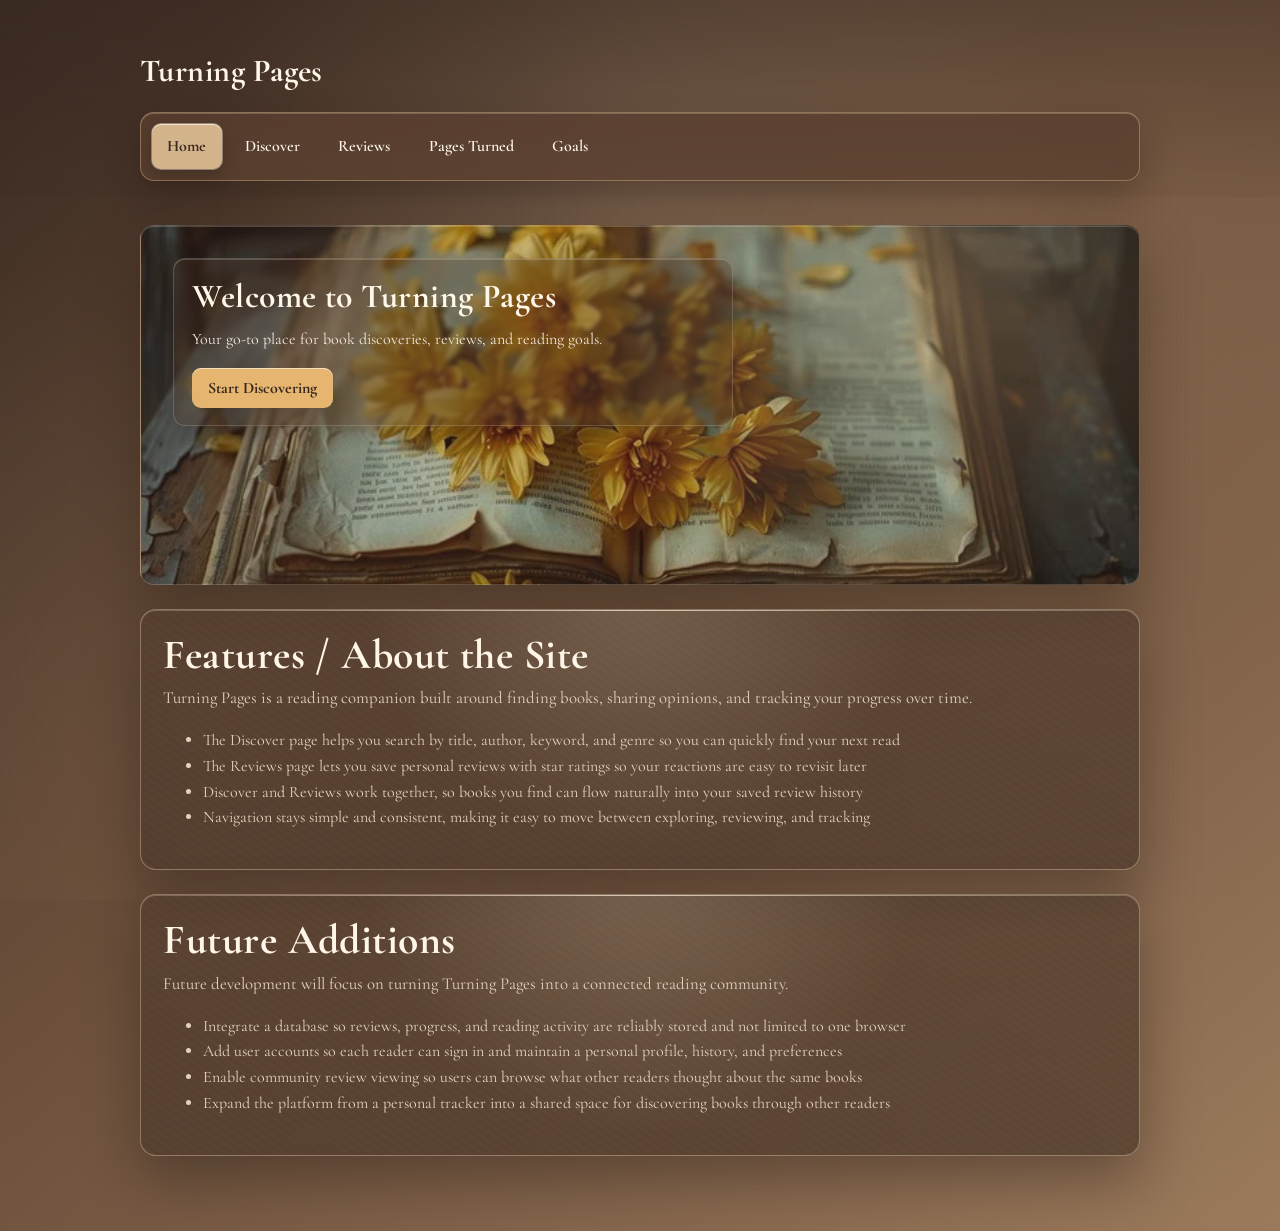
<file: index.html>
<!DOCTYPE html>
<html lang="en">
<head>
    <meta charset="UTF-8">
    <meta name="viewport" content="width=device-width, initial-scale=1.0">
    <title>Turning Pages</title>
    <link rel="stylesheet" href="style.css">
</head>
<body class="is-loading serif-everywhere">

    <div id="site-loader" class="global-loader" role="status" aria-live="polite" aria-hidden="false">
        <div class="book-loader" aria-hidden="true">
            <div class="book-base"></div>
            <div class="book-page page-one"></div>
            <div class="book-page page-two"></div>
            <div class="book-page page-three"></div>
        </div>
        <p id="site-loader-text" class="loader-text">Turning pages...</p>
    </div>

    <header>
        <h1>Turning Pages</h1>
        <nav>
            <ul>
                <li><a href="index.html" class="active">Home</a></li>
                <li><a href="discover.html">Discover</a></li>
                <li><a href="reviews.html">Reviews</a></li>
                <li><a href="pagesTurned.html">Pages Turned</a></li>
                <li><a href="goals.html">Goals</a></li>
            </ul>
        </nav>
    </header>

    <main>

        <section class="home-hero">
            <div class="home-hero-content">
                <h2>Welcome to Turning Pages</h2>
                <p>Your go-to place for book discoveries, reviews, and reading goals.</p>
                <a class="home-hero-cta" href="discover.html">Start Discovering</a>
            </div>
        </section>

        <section>
            <h2>Features / About the Site</h2>
            <p>Turning Pages is a reading companion built around finding books, sharing opinions, and tracking your progress over time.</p>
            <ul>
                <li>The Discover page helps you search by title, author, keyword, and genre so you can quickly find your next read</li>
                <li>The Reviews page lets you save personal reviews with star ratings so your reactions are easy to revisit later</li>
                <li>Discover and Reviews work together, so books you find can flow naturally into your saved review history</li>
                <li>Navigation stays simple and consistent, making it easy to move between exploring, reviewing, and tracking</li>
            </ul>
        </section>

        <section>
            <h2>Future Additions</h2>
            <p>Future development will focus on turning Turning Pages into a connected reading community.</p>
            <ul>
                <li>Integrate a database so reviews, progress, and reading activity are reliably stored and not limited to one browser</li>
                <li>Add user accounts so each reader can sign in and maintain a personal profile, history, and preferences</li>
                <li>Enable community review viewing so users can browse what other readers thought about the same books</li>
                <li>Expand the platform from a personal tracker into a shared space for discovering books through other readers</li>
            </ul>
        </section>

    </main>

    <script src="main.js"></script>

</body>
</html>
</file>
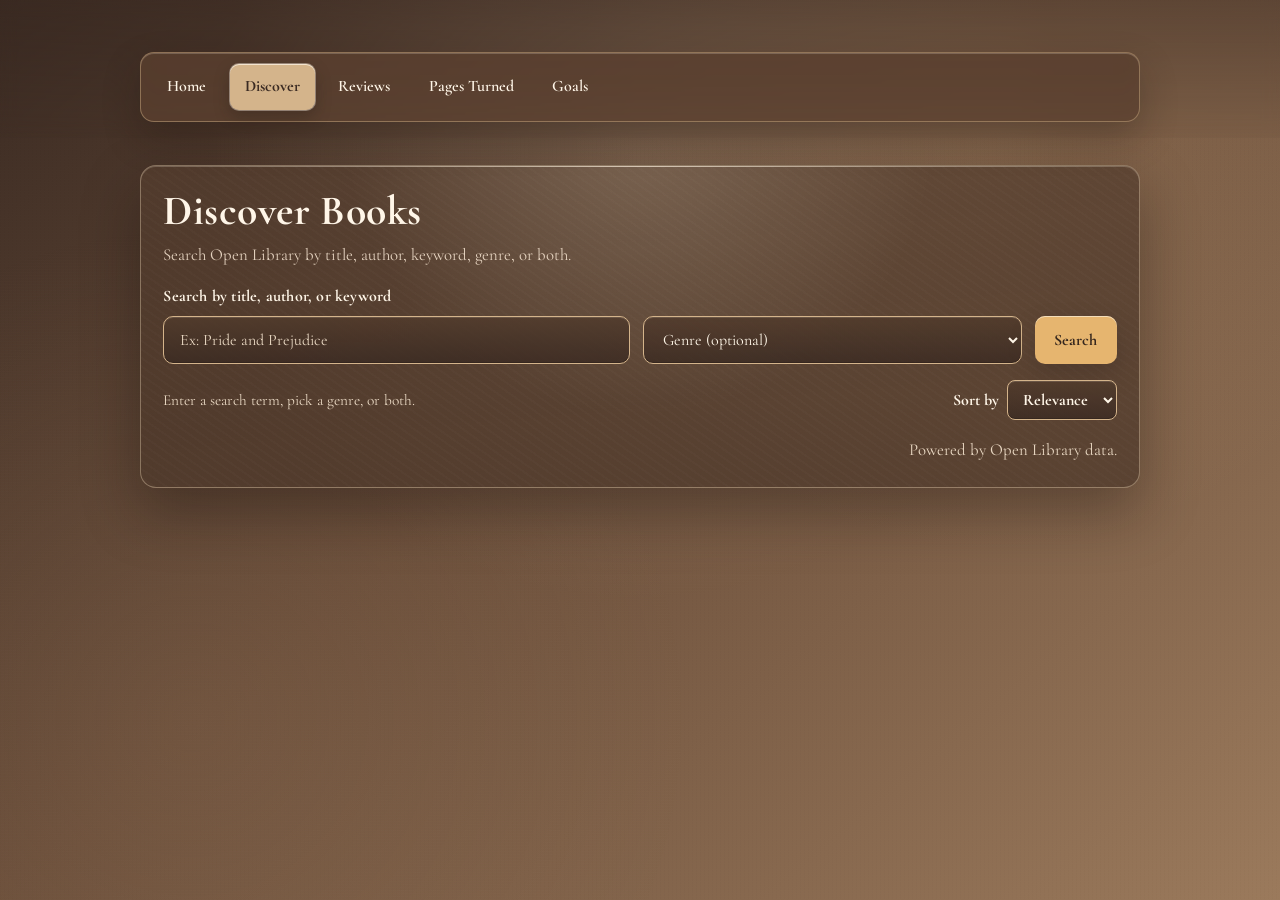
<file: discover.html>
<!DOCTYPE html>
<html lang="en">
<head>
    <meta charset="UTF-8">
    <meta name="viewport" content="width=device-width, initial-scale=1.0">
    <title>Discover - Turning Pages</title>
    <link rel="stylesheet" href="style.css">
</head>
<body class="is-loading serif-everywhere">

    <div id="site-loader" class="global-loader" role="status" aria-live="polite" aria-hidden="false">
        <div class="book-loader" aria-hidden="true">
            <div class="book-base"></div>
            <div class="book-page page-one"></div>
            <div class="book-page page-two"></div>
            <div class="book-page page-three"></div>
        </div>
        <p id="site-loader-text" class="loader-text">Turning pages...</p>
    </div>

    <header>
        <nav>
            <ul>
                <li><a href="index.html">Home</a></li>
                <li><a href="discover.html" class="active">Discover</a></li>
                <li><a href="reviews.html">Reviews</a></li>
                <li><a href="pagesTurned.html">Pages Turned</a></li>
                <li><a href="goals.html">Goals</a></li>
            </ul>
        </nav>
    </header>

    <main>
        <section class="discover-panel">
            <h2>Discover Books</h2>
            <p>Search Open Library by title, author, keyword, genre, or both.</p>

            <form id="book-search-form" class="search-form" autocomplete="off">
                <label for="book-search-input">Search by title, author, or keyword</label>
                <div class="search-row">
                    <input id="book-search-input" name="q" type="search" placeholder="Ex: Pride and Prejudice">
                    <select id="book-genre-input" class="genre-input" name="genre">
                        <option value="">Genre (optional)</option>
                        <option value="Fantasy">Fantasy</option>
                        <option value="Romance">Romance</option>
                        <option value="Mystery">Mystery</option>
                        <option value="Thriller">Thriller</option>
                        <option value="Science Fiction">Science Fiction</option>
                        <option value="Historical Fiction">Historical Fiction</option>
                        <option value="Young Adult">Young Adult</option>
                        <option value="Horror">Horror</option>
                        <option value="Biography">Biography</option>
                    </select>
                    <button type="submit">Search</button>
                </div>
            </form>

            <div class="discover-controls">
                <p id="search-status" class="search-status" aria-live="polite">Enter a search term, pick a genre, or both.</p>
                <label class="sort-control" for="book-sort-input">
                    Sort by
                    <select id="book-sort-input" name="sort">
                        <option value="relevance">Relevance</option>
                        <option value="newest">Newest</option>
                        <option value="oldest">Oldest</option>
                    </select>
                </label>
            </div>
            <div id="book-results" class="book-results" aria-live="polite"></div>
            <p class="discover-source-note">Powered by Open Library data.</p>
        </section>
    </main>

    <div id="book-modal" class="modal" role="dialog" aria-modal="true" aria-hidden="true" aria-labelledby="modal-title">
        <div class="modal-content">
            <button id="modal-close" class="modal-close" type="button" aria-label="Close book details">Close</button>
            <div id="modal-body"></div>
        </div>
    </div>

    <script src="main.js"></script>
    <script src="discover.js"></script>

</body>
</html>
</file>
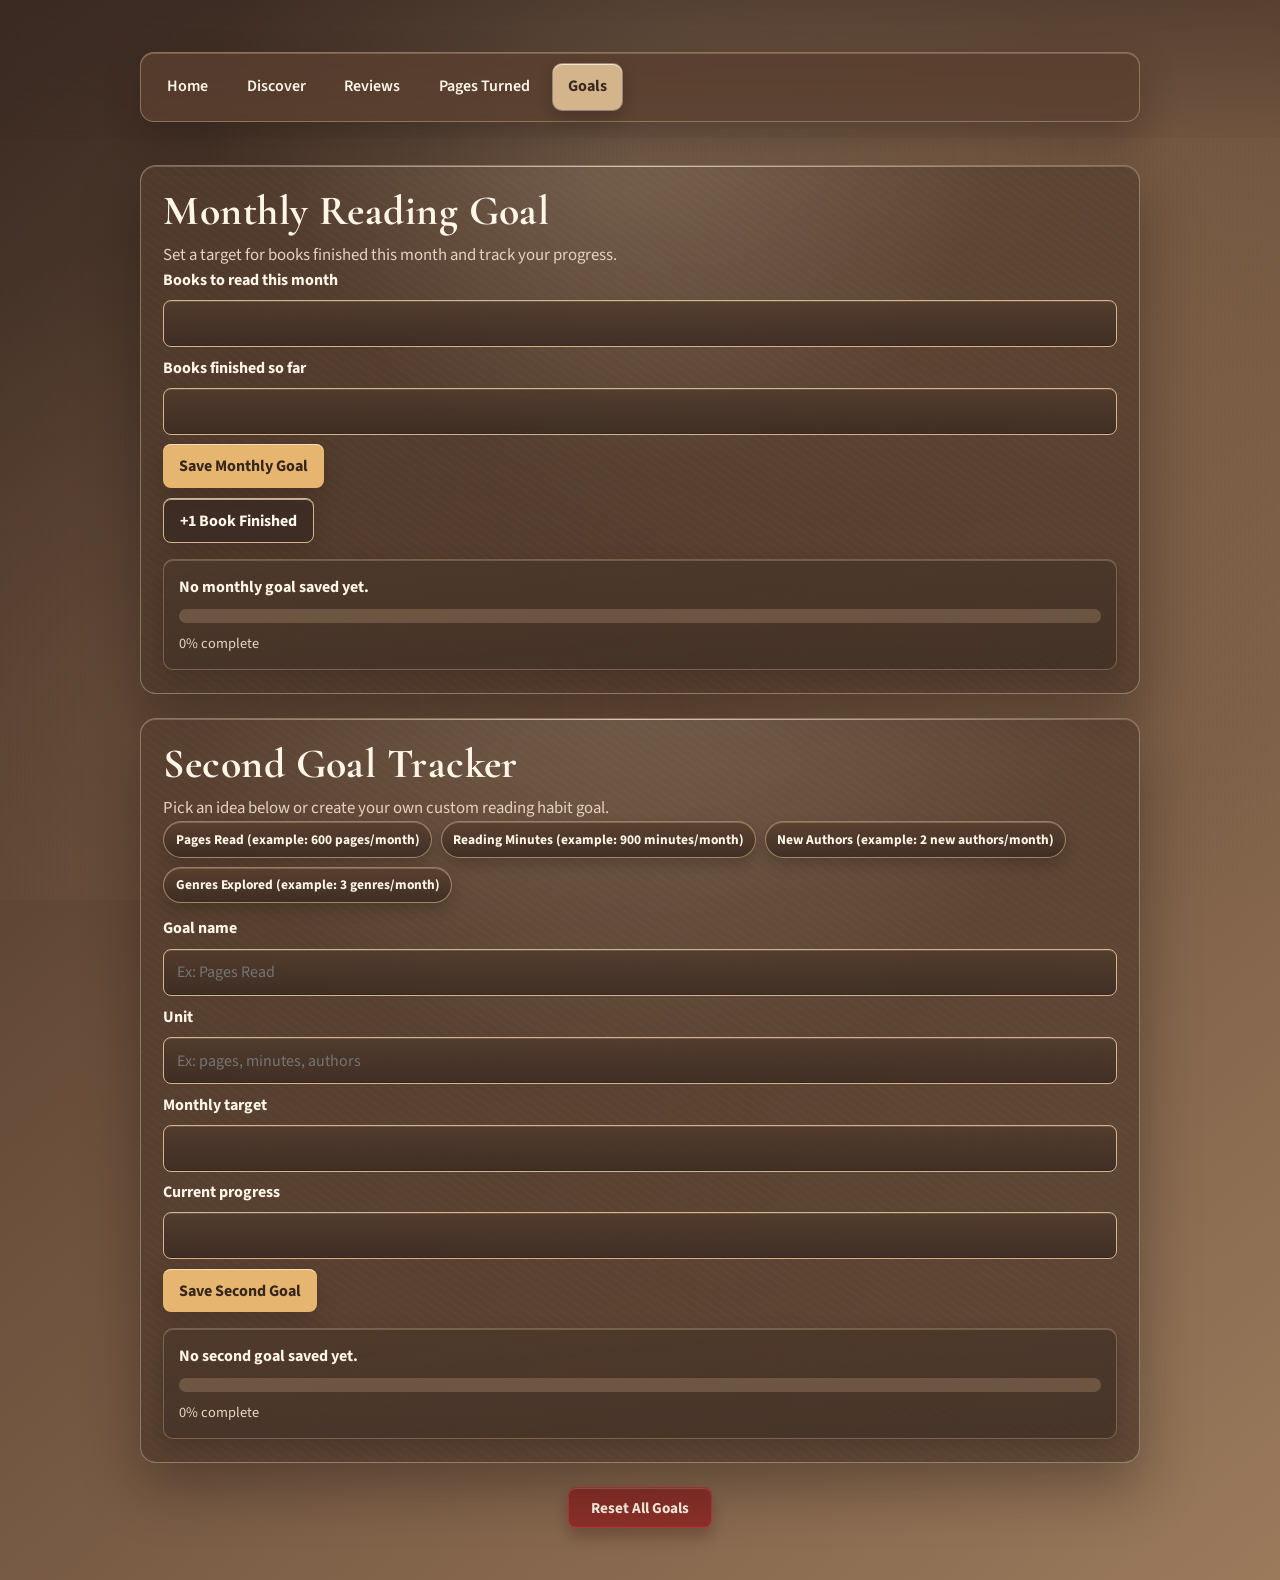
<file: goals.html>
<!DOCTYPE html>
<html lang="en">
<head>
    <meta charset="UTF-8">
    <meta name="viewport" content="width=device-width, initial-scale=1.0">
    <title>Goals - Turning Pages</title>
    <link rel="stylesheet" href="style.css">
</head>
<body class="is-loading">

    <div id="site-loader" class="global-loader" role="status" aria-live="polite" aria-hidden="false">
        <div class="book-loader" aria-hidden="true">
            <div class="book-base"></div>
            <div class="book-page page-one"></div>
            <div class="book-page page-two"></div>
            <div class="book-page page-three"></div>
        </div>
        <p id="site-loader-text" class="loader-text">Turning pages...</p>
    </div>

    <header>
        <nav>
            <ul>
                <li><a href="index.html">Home</a></li>
                <li><a href="discover.html">Discover</a></li>
                <li><a href="reviews.html">Reviews</a></li>
                <li><a href="pagesTurned.html">Pages Turned</a></li>
                <li><a href="goals.html" class="active">Goals</a></li>
            </ul>
        </nav>
    </header>

    <main>
        <h1 class="sr-only">Goals</h1>
        <section>
            <h2>Monthly Reading Goal</h2>
            <p class="goals-helper-text">Set a target for books finished this month and track your progress.</p>

            <form id="monthly-goal-form" class="goals-form" autocomplete="off">
                <label for="monthly-goal-target">Books to read this month</label>
                <input id="monthly-goal-target" name="target" type="number" min="1" step="1" required>

                <div class="goals-inline-fields">
                    <label for="monthly-goal-current">Books finished so far</label>
                    <input id="monthly-goal-current" name="current" type="number" min="0" step="1" required>
                </div>

                <button type="submit">Save Monthly Goal</button>
                <button id="monthly-goal-add-one" type="button" class="secondary-action">+1 Book Finished</button>
            </form>

            <div class="goal-progress-panel" aria-live="polite">
                <p id="monthly-goal-summary" class="goal-summary">No monthly goal saved yet.</p>
                <div class="goal-progress-track" role="img" aria-label="Monthly reading progress">
                    <div id="monthly-goal-progress" class="goal-progress-bar"></div>
                </div>
                <p id="monthly-goal-percent" class="goal-percent">0% complete</p>
            </div>
        </section>

        <section>
            <h2>Second Goal Tracker</h2>
            <p class="goals-helper-text">Pick an idea below or create your own custom reading habit goal.</p>

            <div class="goal-ideas">
                <button type="button" class="goal-idea-chip" data-name="Pages Read" data-unit="pages" data-target="600">Pages Read (example: 600 pages/month)</button>
                <button type="button" class="goal-idea-chip" data-name="Reading Minutes" data-unit="minutes" data-target="900">Reading Minutes (example: 900 minutes/month)</button>
                <button type="button" class="goal-idea-chip" data-name="New Authors" data-unit="authors" data-target="2">New Authors (example: 2 new authors/month)</button>
                <button type="button" class="goal-idea-chip" data-name="Genres Explored" data-unit="genres" data-target="3">Genres Explored (example: 3 genres/month)</button>
            </div>

            <form id="custom-goal-form" class="goals-form" autocomplete="off">
                <label for="custom-goal-name">Goal name</label>
                <input id="custom-goal-name" name="name" type="text" placeholder="Ex: Pages Read" required>

                <label for="custom-goal-unit">Unit</label>
                <input id="custom-goal-unit" name="unit" type="text" placeholder="Ex: pages, minutes, authors" required>

                <div class="goals-inline-fields">
                    <label for="custom-goal-target">Monthly target</label>
                    <input id="custom-goal-target" name="target" type="number" min="1" step="1" required>
                </div>

                <div class="goals-inline-fields">
                    <label for="custom-goal-current">Current progress</label>
                    <input id="custom-goal-current" name="current" type="number" min="0" step="1" required>
                </div>

                <button type="submit">Save Second Goal</button>
            </form>

            <div class="goal-progress-panel" aria-live="polite">
                <p id="custom-goal-summary" class="goal-summary">No second goal saved yet.</p>
                <div class="goal-progress-track" role="img" aria-label="Second goal progress">
                    <div id="custom-goal-progress" class="goal-progress-bar"></div>
                </div>
                <p id="custom-goal-percent" class="goal-percent">0% complete</p>
            </div>
        </section>

        <div class="goals-reset-section">
            <button id="reset-all-goals" type="button" class="danger-action">Reset All Goals</button>
        </div>
    </main>

    <script src="main.js"></script>
    <script src="goals.js"></script>

</body>
</html>
</file>
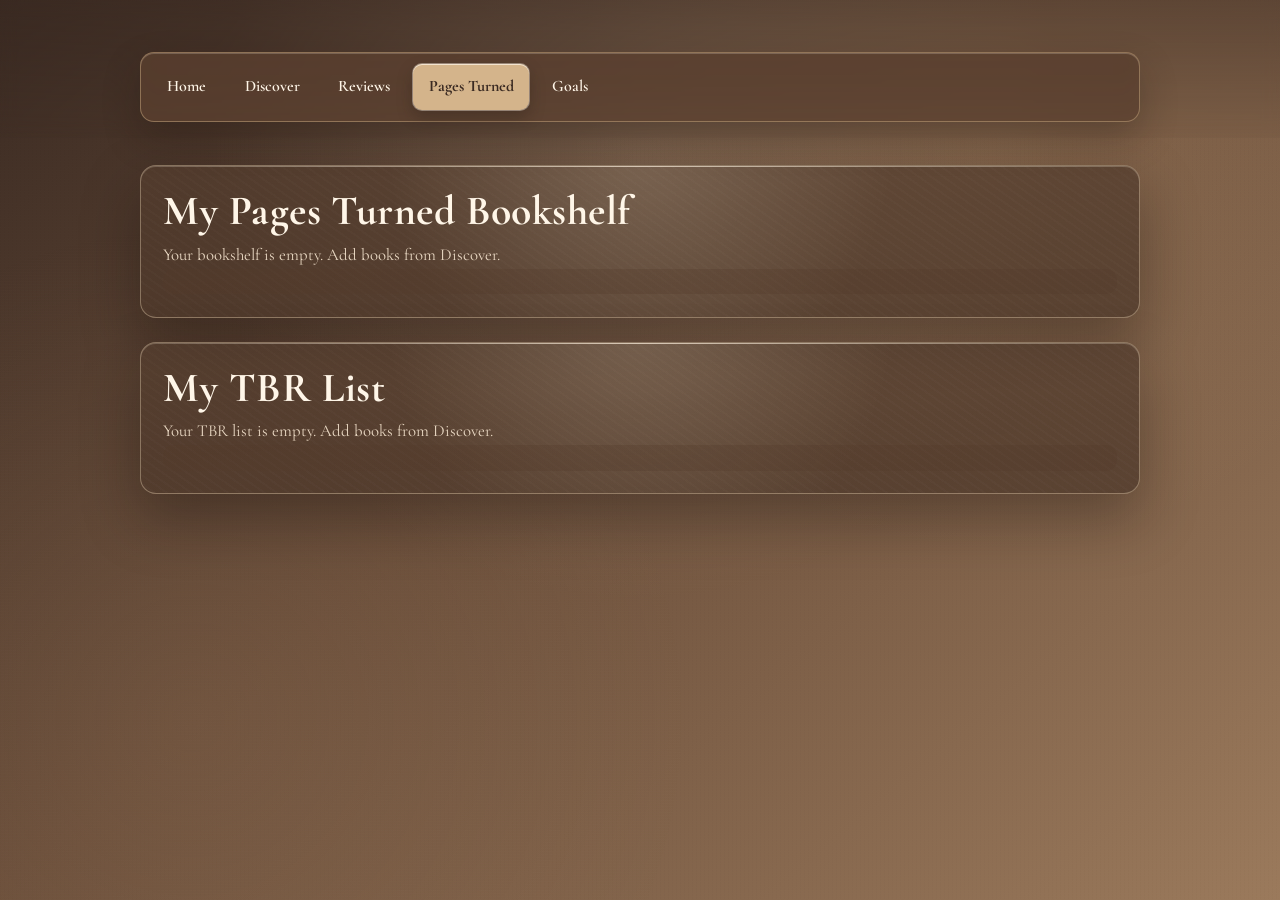
<file: pagesTurned.html>
<!DOCTYPE html>
<html lang="en">
<head>
    <meta charset="UTF-8">
    <meta name="viewport" content="width=device-width, initial-scale=1.0">
    <title>Pages Turned - Turning Pages</title>
    <link rel="stylesheet" href="style.css">
</head>
<body class="is-loading serif-everywhere">

    <div id="site-loader" class="global-loader" role="status" aria-live="polite" aria-hidden="false">
        <div class="book-loader" aria-hidden="true">
            <div class="book-base"></div>
            <div class="book-page page-one"></div>
            <div class="book-page page-two"></div>
            <div class="book-page page-three"></div>
        </div>
        <p id="site-loader-text" class="loader-text">Turning pages...</p>
    </div>

    <header>
        <nav>
            <ul>
                <li><a href="index.html">Home</a></li>
                <li><a href="discover.html">Discover</a></li>
                <li><a href="reviews.html">Reviews</a></li>
                <li><a href="pagesTurned.html" class="active">Pages Turned</a></li>
                <li><a href="goals.html">Goals</a></li>
            </ul>
        </nav>
    </header>

    <main>
        <section>
            <h2>My Pages Turned Bookshelf</h2>
            <p id="pages-turned-status" class="search-status" aria-live="polite">Loading your bookshelf...</p>
            <div id="pages-turned-shelf" class="bookshelf-grid" aria-live="polite"></div>
        </section>

        <section>
            <h2>My TBR List</h2>
            <p id="tbr-status" class="search-status" aria-live="polite">Loading your TBR list...</p>
            <div id="tbr-shelf" class="bookshelf-grid" aria-live="polite"></div>
        </section>
    </main>

    <div id="shelf-review-modal" class="modal" role="dialog" aria-modal="true" aria-hidden="true" aria-labelledby="shelf-review-title">
        <div class="modal-content">
            <button id="shelf-review-close" class="modal-close" type="button" aria-label="Close review details">Close</button>
            <div id="shelf-review-body"></div>
        </div>
    </div>

    <div id="tbr-modal" class="modal" role="dialog" aria-modal="true" aria-hidden="true" aria-labelledby="tbr-modal-title">
        <div class="modal-content">
            <button id="tbr-modal-close" class="modal-close" type="button" aria-label="Close TBR details">Close</button>
            <div id="tbr-modal-body"></div>
        </div>
    </div>

    <script src="main.js"></script>
    <script src="pagesTurned.js"></script>

</body>
</html>
</file>
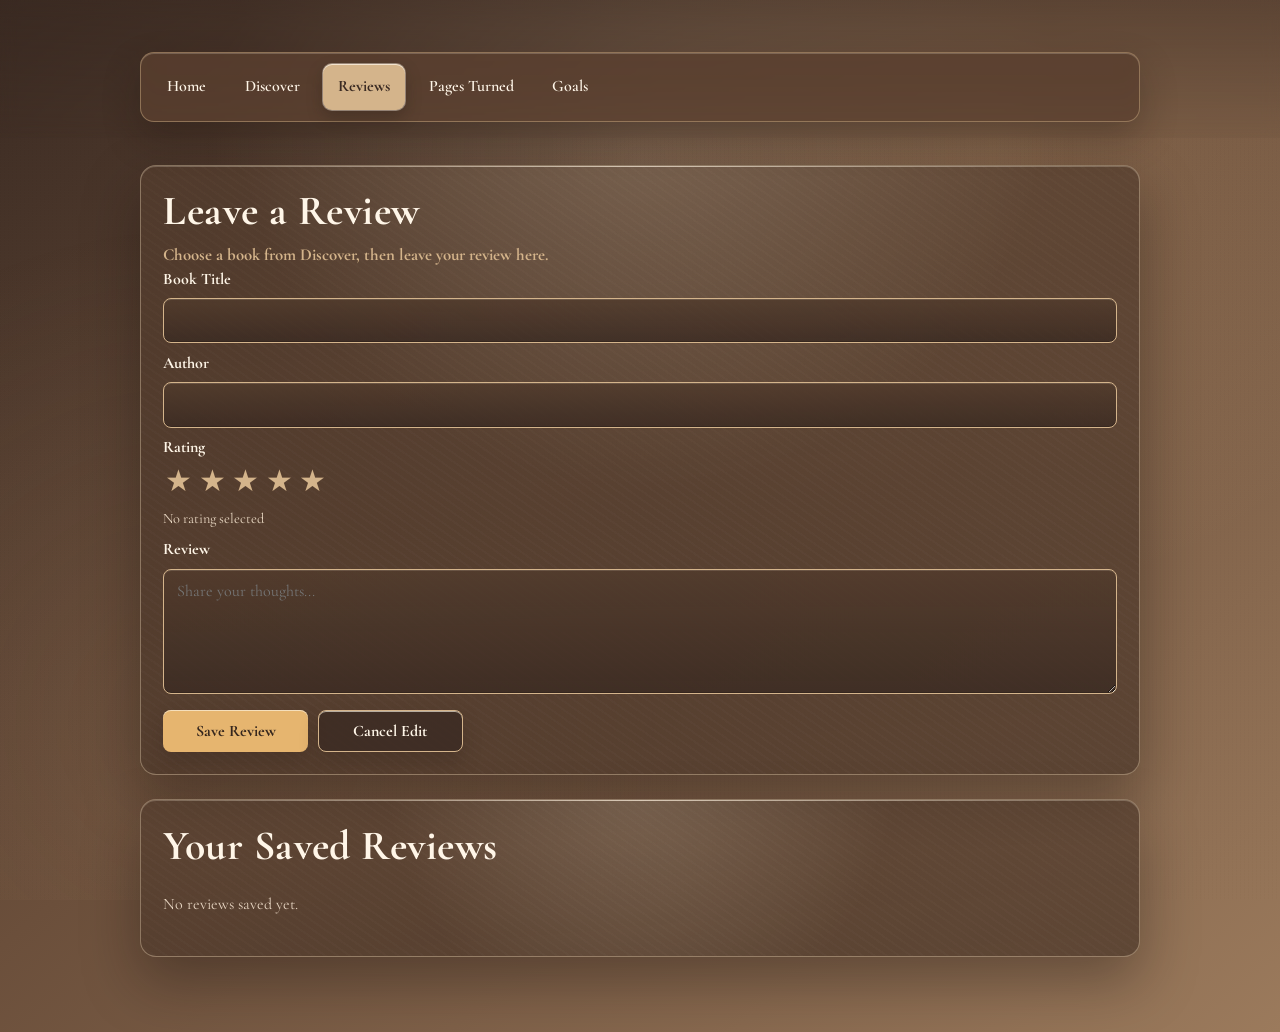
<file: reviews.html>
<!DOCTYPE html>
<html lang="en">
<head>
    <meta charset="UTF-8">
    <meta name="viewport" content="width=device-width, initial-scale=1.0">
    <title>Reviews - Turning Pages</title>
    <link rel="stylesheet" href="style.css">
</head>
<body class="is-loading serif-everywhere">

    <div id="site-loader" class="global-loader" role="status" aria-live="polite" aria-hidden="false">
        <div class="book-loader" aria-hidden="true">
            <div class="book-base"></div>
            <div class="book-page page-one"></div>
            <div class="book-page page-two"></div>
            <div class="book-page page-three"></div>
        </div>
        <p id="site-loader-text" class="loader-text">Turning pages...</p>
    </div>

    <header>
        <nav>
            <ul>
                <li><a href="index.html">Home</a></li>
                <li><a href="discover.html">Discover</a></li>
                <li><a href="reviews.html" class="active">Reviews</a></li>
                <li><a href="pagesTurned.html">Pages Turned</a></li>
                <li><a href="goals.html">Goals</a></li>
            </ul>
        </nav>
    </header>

    <main>
        <section>
            <h2>Leave a Review</h2>
            <p id="review-prefill-note" class="review-prefill-note">Choose a book from Discover, then leave your review here.</p>

            <form id="review-form" class="review-form">
                <input id="review-id" name="reviewId" type="hidden">
                <input id="review-cover-url" name="coverUrl" type="hidden">

                <label for="review-book-title">Book Title</label>
                <input id="review-book-title" name="title" type="text" maxlength="200" required>

                <label for="review-book-author">Author</label>
                <input id="review-book-author" name="author" type="text" maxlength="200" required>

                <label id="review-rating-label" for="review-rating">Rating</label>
                <input id="review-rating" name="rating" type="hidden" value="">
                <div class="star-rating" role="radiogroup" aria-labelledby="review-rating-label">
                    <button type="button" class="star-btn" data-value="1" aria-label="1 star" aria-pressed="false">☆</button>
                    <button type="button" class="star-btn" data-value="2" aria-label="2 stars" aria-pressed="false">☆</button>
                    <button type="button" class="star-btn" data-value="3" aria-label="3 stars" aria-pressed="false">☆</button>
                    <button type="button" class="star-btn" data-value="4" aria-label="4 stars" aria-pressed="false">☆</button>
                    <button type="button" class="star-btn" data-value="5" aria-label="5 stars" aria-pressed="false">☆</button>
                </div>
                <p id="star-rating-status" class="star-rating-status" aria-live="polite">No rating selected</p>

                <label for="review-text">Review</label>
                <textarea id="review-text" name="review" rows="5" maxlength="2000" placeholder="Share your thoughts..." required></textarea>

                <div class="review-form-actions">
                    <button id="review-submit-btn" type="submit">Save Review</button>
                    <button id="review-cancel-edit-btn" type="button" class="secondary-action" hidden>Cancel Edit</button>
                </div>
            </form>
        </section>

        <section>
            <h2>Your Saved Reviews</h2>
            <div id="saved-reviews" class="saved-reviews"></div>
        </section>
    </main>

    <script src="main.js"></script>
    <script src="reviews.js"></script>

</body>
</html>
</file>
<file: style.css>
@import url("https://fonts.googleapis.com/css2?family=Cormorant+Garamond:wght@600;700&family=Source+Sans+3:wght@400;600;700&display=swap");

:root {
	--font-heading: "Cormorant Garamond", Georgia, serif;
	--font-body: "Source Sans 3", "Trebuchet MS", "Segoe UI", sans-serif;
	--blue-deep: #3A2A22;
	--blue-navy: #6B4F3B;
	--blue-mid: #9B7A5C;
	--blue-soft: #D4B48B;
	--blue-soft-light: #E4C8A3;
	--text-light: #FFF6E8;
	--text-muted: #E8D7C2;
	--text-kicker: #ffeac8;
	--accent-honey: #E6B56F;
	--accent-cream: #F4DDB9;
	--accent-ink: #35261D;
	--star-gold: #ffd15a;
	--star-gold-hover: #ffe082;
	--surface-1: rgba(107, 79, 59, 0.65);
	--surface-2: rgba(84, 61, 46, 0.72);
	--elev-low: 0 8px 20px rgba(27, 19, 13, 0.22);
	--elev-mid: 0 16px 36px rgba(26, 18, 12, 0.3);
	--elev-high: 0 24px 56px rgba(22, 15, 10, 0.36);
	--edge-light: inset 0 1px 0 rgba(255, 242, 224, 0.2);
}

html {
	scrollbar-width: thin;
	scrollbar-color: var(--blue-soft) rgba(58, 42, 34, 0.7);
}

*::-webkit-scrollbar {
	width: 12px;
	height: 12px;
}

*::-webkit-scrollbar-track {
	background: linear-gradient(180deg, rgba(107, 79, 59, 0.85), rgba(58, 42, 34, 0.9));
	border-radius: 999px;
}

*::-webkit-scrollbar-thumb {
	background: linear-gradient(180deg, var(--blue-soft), var(--blue-soft-light));
	border: 2px solid rgba(58, 42, 34, 0.9);
	border-radius: 999px;
}

*::-webkit-scrollbar-thumb:hover {
	background: linear-gradient(180deg, var(--text-light), var(--blue-soft));
}

*::-webkit-scrollbar-corner {
	background: rgba(58, 42, 34, 0.9);
}

* {
	box-sizing: border-box;
}

button,
input,
select,
textarea {
	font: inherit;
}

body {
	margin: 0;
	font-family: var(--font-body);
	color: var(--text-light);
	background:
		radial-gradient(circle at 78% 14%, rgba(227, 187, 136, 0.15), transparent 34%),
		linear-gradient(140deg, var(--blue-deep), var(--blue-navy) 45%, var(--blue-mid));
	min-height: 100vh;
}

body.serif-everywhere {
	--font-body: var(--font-heading);
}

body::before {
	content: "";
	position: fixed;
	inset: 0;
	background:
		radial-gradient(circle at 50% 18%, rgba(246, 221, 187, 0.16), transparent 45%),
		radial-gradient(circle at 15% 80%, rgba(155, 122, 92, 0.15), transparent 38%);
	pointer-events: none;
	z-index: -1;
}

body::after {
	content: "";
	position: fixed;
	inset: 0;
	background:
		repeating-linear-gradient(0deg, rgba(255, 248, 235, 0.015) 0, rgba(255, 248, 235, 0.015) 1px, transparent 1px, transparent 3px),
		repeating-linear-gradient(90deg, rgba(52, 38, 29, 0.03) 0, rgba(52, 38, 29, 0.03) 1px, transparent 1px, transparent 4px);
	opacity: 0.4;
	pointer-events: none;
	z-index: -1;
}

body.is-loading {
	overflow: hidden;
}

body.modal-open {
	overflow: hidden;
}

header,
main,
nav {
	width: min(1000px, 92%);
	margin: 0 auto;
}

header {
	width: 100%;
	margin: 0;
	padding: 2rem 0 1rem;
	position: sticky;
	top: 0;
	z-index: 20;
	backdrop-filter: blur(8px);
	background: linear-gradient(to bottom, rgba(58, 42, 34, 0.42), rgba(58, 42, 34, 0.05));
}

header h1,
header nav {
	width: min(1000px, 92%);
	margin-left: auto;
	margin-right: auto;
}

main {
	width: min(1000px, 92%);
	margin: 0 auto;
}

h1,
h2,
h3 {
	color: var(--text-light);
	font-family: var(--font-heading);
	letter-spacing: 0.45px;
	line-height: 1.15;
}

p,
li {
	color: #e4d2bf;
	line-height: 1.6;
}

nav {
	margin-top: 1.25rem;
}

nav ul {
	list-style: none;
	margin: 0;
	padding: 0.7rem;
	display: flex;
	flex-wrap: wrap;
	gap: 0.5rem;
	background: rgba(91, 65, 48, 0.78);
	border: 1px solid rgba(212, 180, 139, 0.45);
	border-radius: 14px;
	backdrop-filter: blur(10px);
	box-shadow: var(--elev-mid), var(--edge-light);
}

nav a {
	display: inline-block;
	padding: 0.62rem 0.95rem;
	color: var(--text-light);
	text-decoration: none;
	border-radius: 9px;
	font-weight: 600;
	transition: background-color 0.2s ease, color 0.2s ease, transform 0.2s ease, box-shadow 0.2s ease;
}

nav a:hover,
nav a:focus-visible {
	background-color: var(--blue-soft);
	color: var(--blue-deep);
	transform: translateY(-1px);
	box-shadow: inset 0 1px 0 rgba(255, 246, 232, 0.55);
}

nav a.active {
	background-color: var(--blue-soft);
	color: var(--blue-deep);
	font-weight: 700;
	box-shadow: 0 0 0 1px rgba(255, 246, 232, 0.4), 0 7px 15px rgba(39, 28, 20, 0.34), inset 0 1px 0 rgba(255, 246, 232, 0.72);
}

main {
	padding: 1.7rem 0 3.2rem;
}

section {
	margin-bottom: 1.5rem;
	padding: 1.4rem;
	background: var(--surface-1);
	border: 1px solid rgba(212, 180, 139, 0.35);
	border-radius: 14px;
	box-shadow: var(--elev-mid), var(--edge-light);
}

main section:not(.home-hero),
.discover-panel {
	position: relative;
	overflow: hidden;
	background: linear-gradient(175deg, var(--surface-2), rgba(72, 52, 39, 0.7));
	border: 1px solid rgba(245, 223, 192, 0.36);
	border-radius: 16px;
	box-shadow: var(--elev-high), var(--edge-light);
}

main section:not(.home-hero)::before,
.discover-panel::before {
	content: "";
	position: absolute;
	inset: 0;
	background:
		repeating-linear-gradient(35deg, rgba(255, 247, 232, 0.015) 0, rgba(255, 247, 232, 0.015) 2px, transparent 2px, transparent 7px),
		radial-gradient(circle at 50% -15%, rgba(255, 238, 210, 0.18), transparent 48%);
	pointer-events: none;
}

main section:not(.home-hero)::after,
.discover-panel::after {
	content: "";
	position: absolute;
	left: 0;
	right: 0;
	top: 0;
	height: 1px;
	background: linear-gradient(90deg, transparent, rgba(255, 241, 222, 0.65), transparent);
	pointer-events: none;
}

main section:not(.home-hero) > *,
.discover-panel > * {
	position: relative;
	z-index: 1;
}

main section:not(.home-hero) h2,
.discover-panel h2 {
	font-size: clamp(2rem, 4vw, 2.6rem);
	margin: 0 0 0.35rem;
}

main section:not(.home-hero) > p,
.discover-panel > p {
	margin: 0;
	font-size: 1.05rem;
}

.home-hero {
	position: relative;
	overflow: hidden;
	min-height: 360px;
	padding: 2rem;
	background:
		linear-gradient(110deg, rgba(58, 42, 34, 0.42) 8%, rgba(107, 79, 59, 0.22) 40%, rgba(49, 35, 28, 0.2) 100%),
		url("Images/floral-vintage-book-stockcake.webp") center 40%/cover no-repeat,
		linear-gradient(130deg, #4f3728 0%, #7e5c45 48%, #b38b67 100%);
	border: 1px solid rgba(255, 241, 228, 0.2);
	box-shadow: 0 24px 56px rgba(44, 30, 18, 0.42), var(--edge-light);
}

.home-hero::after {
	content: "";
	position: absolute;
	inset: 0;
	background: radial-gradient(circle at 80% 20%, rgba(255, 226, 170, 0.26), transparent 45%);
	pointer-events: none;
}

.home-hero-content {
	position: relative;
	z-index: 1;
	max-width: 560px;
	background: rgba(77, 54, 38, 0.33);
	border: 1px solid rgba(255, 241, 228, 0.18);
	backdrop-filter: blur(2px);
	padding: 1.1rem 1.15rem;
	border-radius: 12px;
	box-shadow: var(--elev-low), var(--edge-light);
}

.home-hero-kicker {
	margin: 0 0 0.35rem;
	text-transform: uppercase;
	letter-spacing: 1.2px;
	font-size: 0.76rem;
	font-weight: 700;
	color: var(--text-kicker);
}

.home-hero-content h2 {
	margin: 0 0 0.55rem;
	font-size: clamp(1.45rem, 2.8vw, 2.1rem);
	line-height: 1.25;
	color: #fff7e8;
}

.home-hero-content p {
	margin: 0;
	color: #f4e8dd;
}

.home-hero-cta {
	display: inline-block;
	margin-top: 0.95rem;
	padding: 0.62rem 1rem;
	border-radius: 9px;
	background: var(--accent-honey);
	color: var(--accent-ink);
	font-weight: 700;
	text-decoration: none;
	box-shadow: 0 10px 22px rgba(53, 38, 29, 0.25), inset 0 1px 0 rgba(255, 248, 234, 0.62);
	transition: transform 0.2s ease, background-color 0.2s ease, box-shadow 0.2s ease;
}

.home-hero-cta:hover,
.home-hero-cta:focus-visible {
	background: var(--accent-cream);
	color: var(--accent-ink);
	transform: translateY(-1px);
	box-shadow: 0 14px 26px rgba(53, 38, 29, 0.3), inset 0 1px 0 rgba(255, 248, 234, 0.72);
}

a {
	color: #FFFFFF;
}

a:hover,
a:focus-visible {
	color: var(--blue-soft);
}

.global-loader {
	position: fixed;
	inset: 0;
	display: grid;
	place-items: center;
	gap: 0.85rem;
	background:
		radial-gradient(circle at 26% 18%, rgba(244, 221, 185, 0.2), transparent 42%),
		radial-gradient(circle at 74% 74%, rgba(155, 122, 92, 0.18), transparent 45%),
		radial-gradient(circle at 50% 50%, rgba(58, 42, 34, 0.9), rgba(43, 31, 24, 0.96));
	z-index: 100;
	opacity: 1;
	transition: opacity 0.3s ease;
}

.global-loader.hidden {
	opacity: 0;
	pointer-events: none;
}

.book-loader {
	position: relative;
	width: 112px;
	height: 84px;
	perspective: 460px;
	animation: loader-float 1.8s ease-in-out infinite;
}

.book-loader::before {
	content: "";
	position: absolute;
	left: 10px;
	right: 10px;
	bottom: -8px;
	height: 12px;
	background: radial-gradient(ellipse at center, rgba(32, 22, 16, 0.48), transparent 72%);
	filter: blur(1px);
	animation: loader-shadow 1.8s ease-in-out infinite;
}

.book-base {
	position: absolute;
	left: 7px;
	bottom: 0;
	width: 98px;
	height: 60px;
	border-radius: 8px;
	background: linear-gradient(140deg, var(--blue-soft), var(--text-light));
	box-shadow:
		0 14px 30px rgba(58, 42, 34, 0.42),
		inset 0 1px 0 rgba(255, 249, 238, 0.6);
}

.book-page {
	position: absolute;
	left: 16px;
	top: 6px;
	width: 80px;
	height: 52px;
	border-radius: 5px;
	transform-origin: left center;
	background: linear-gradient(120deg, #FFF8EB, #F2E2CB);
	opacity: 0.98;
	box-shadow: 0 3px 8px rgba(33, 23, 17, 0.22);
	animation: turn-page 1.25s cubic-bezier(0.5, 0.05, 0.55, 0.95) infinite;
}

.book-page.page-two {
	animation-delay: 0.34s;
	background: linear-gradient(120deg, #F9EEDC, #EED8B6);
}

.book-page.page-three {
	animation-delay: 0.68s;
	background: linear-gradient(120deg, #F3E4CF, #E5CBA2);
}

.loader-text {
	margin: 0;
	font-weight: 700;
	letter-spacing: 0.5px;
	color: var(--text-light);
	position: relative;
	font-size: 1rem;
	text-shadow: 0 2px 10px rgba(32, 22, 16, 0.35);
	animation: loader-text-glow 1.8s ease-in-out infinite;
}

.loader-text::after {
	content: "...";
	display: inline-block;
	width: 1.2em;
	overflow: hidden;
	vertical-align: bottom;
	animation: loader-dots 1.2s steps(4, end) infinite;
}

@keyframes turn-page {
	0% {
		transform: rotateY(0deg) translateX(0);
		opacity: 0.95;
	}
	25% {
		opacity: 1;
	}
	55% {
		transform: rotateY(-110deg) translateX(-2px);
		opacity: 0.72;
	}
	85% {
		transform: rotateY(-180deg) translateX(-4px);
		opacity: 0.2;
	}
	100% {
		transform: rotateY(-180deg) translateX(-4px);
		opacity: 0;
	}
}

@keyframes loader-float {
	0%,
	100% {
		transform: translateY(0);
	}
	50% {
		transform: translateY(-3px);
	}
}

@keyframes loader-shadow {
	0%,
	100% {
		opacity: 0.48;
		transform: scaleX(1);
	}
	50% {
		opacity: 0.3;
		transform: scaleX(0.9);
	}
}

@keyframes loader-text-glow {
	0%,
	100% {
		opacity: 0.84;
	}
	50% {
		opacity: 1;
	}
}

@keyframes loader-dots {
	0% {
		width: 0;
	}
	100% {
		width: 1.2em;
	}
}

@media (prefers-reduced-motion: reduce) {
	.book-loader,
	.book-loader::before,
	.book-page,
	.loader-text,
	.loader-text::after {
		animation: none;
	}
}

.search-form label {
	display: block;
	margin-top: 1.1rem;
	margin-bottom: 0.6rem;
	font-weight: 700;
	color: var(--text-light);
	letter-spacing: 0.2px;
}

.search-row {
	display: flex;
	gap: 0.8rem;
	align-items: center;
}

.search-row input,
.search-row select {
	flex: 1;
	height: 48px;
	padding: 0.76rem 0.95rem;
	border-radius: 10px;
	border: 1px solid var(--blue-soft);
	background: linear-gradient(180deg, rgba(81, 59, 44, 0.84), rgba(58, 42, 34, 0.82));
	color: var(--text-light);
	font-size: 1rem;
	box-shadow: inset 0 1px 0 rgba(255, 240, 216, 0.14), inset 0 -1px 0 rgba(25, 17, 12, 0.25);
	transition: border-color 0.2s ease, box-shadow 0.2s ease, background-color 0.2s ease;
}

.search-row input:focus-visible,
.search-row select:focus-visible {
	outline: none;
	border-color: var(--accent-cream);
	box-shadow: 0 0 0 3px rgba(244, 221, 185, 0.24);
}

.search-row .genre-input {
	flex: 0.8;
	min-width: 175px;
}

.search-row select option {
	background: var(--blue-deep);
	color: var(--text-light);
}

.search-row input::placeholder {
	color: var(--text-muted);
}

.search-row button {
	height: 48px;
	padding: 0 1.2rem;
	border: 0;
	border-radius: 10px;
	background: var(--accent-honey);
	color: var(--accent-ink);
	font-weight: 700;
	cursor: pointer;
	box-shadow: 0 12px 24px rgba(52, 38, 29, 0.27), inset 0 1px 0 rgba(255, 250, 240, 0.58);
	transition: transform 0.2s ease, box-shadow 0.2s ease, background-color 0.2s ease;
}

.search-row button:hover,
.search-row button:focus-visible {
	background: var(--accent-cream);
	transform: translateY(-1px);
	box-shadow: 0 16px 28px rgba(52, 38, 29, 0.34), inset 0 1px 0 rgba(255, 250, 240, 0.72);
}

.search-status {
	margin-top: 1rem;
	margin-bottom: 1.3rem;
	font-size: 0.96rem;
	color: var(--text-muted);
}

.discover-controls {
	display: flex;
	align-items: center;
	justify-content: space-between;
	gap: 0.85rem;
	margin-top: 1rem;
	margin-bottom: 1.1rem;
	flex-wrap: wrap;
}

.discover-controls .search-status {
	margin: 0;
	flex: 1 1 300px;
}

.sort-control {
	display: inline-flex;
	align-items: center;
	gap: 0.5rem;
	font-weight: 700;
	color: var(--text-light);
	white-space: nowrap;
}

.sort-control select {
	height: 40px;
	padding: 0.45rem 0.7rem;
	border-radius: 8px;
	border: 1px solid var(--blue-soft);
	background: linear-gradient(180deg, rgba(81, 59, 44, 0.84), rgba(58, 42, 34, 0.82));
	color: var(--text-light);
	box-shadow: inset 0 1px 0 rgba(255, 240, 216, 0.14), inset 0 -1px 0 rgba(25, 17, 12, 0.25);
}

.sort-control select option {
	background: var(--blue-deep);
	color: var(--text-light);
}

.sort-control select:focus-visible {
	outline: none;
	border-color: var(--accent-cream);
	box-shadow: 0 0 0 3px rgba(244, 221, 185, 0.24);
}

.discover-source-note {
	margin: 1rem 0 0;
	font-size: 0.88rem;
	color: var(--text-muted);
	text-align: right;
}

.top-books-refresh {
	padding: 0.58rem 0.9rem;
	border: 1px solid rgba(212, 180, 139, 0.6);
	border-radius: 8px;
	background: rgba(58, 42, 34, 0.7);
	color: var(--text-light);
	font-weight: 700;
	cursor: pointer;
}

.top-books-refresh:hover,
.top-books-refresh:focus-visible {
	background: var(--blue-mid);
}

.book-results {
	display: grid;
	grid-template-columns: repeat(auto-fill, minmax(170px, 1fr));
	gap: 1.05rem;
}

.book-card {
	position: relative;
	overflow: hidden;
	border: 1px solid rgba(212, 180, 139, 0.35);
	border-radius: 12px;
	padding: 0.82rem;
	text-align: left;
	background: linear-gradient(172deg, rgba(78, 56, 41, 0.86), rgba(58, 42, 34, 0.8));
	color: var(--text-light);
	box-shadow: var(--elev-low), inset 0 1px 0 rgba(255, 241, 220, 0.24);
	transition: transform 0.2s ease, border-color 0.2s ease, box-shadow 0.2s ease;
	opacity: 0;
	transform: translateY(8px);
	animation: card-enter 0.42s cubic-bezier(0.2, 0.7, 0.2, 1) forwards;
	animation-delay: calc(var(--card-index, 0) * 34ms);
}

.book-card:hover,
.book-card:focus-visible {
	transform: translateY(-4px);
	border-color: var(--accent-cream);
	box-shadow: var(--elev-mid), inset 0 1px 0 rgba(255, 241, 220, 0.34);
}

.book-card::before {
	content: "";
	position: absolute;
	inset: 0;
	background: linear-gradient(180deg, rgba(255, 247, 233, 0.08), transparent 35%);
	pointer-events: none;
}

.book-card img {
	width: 100%;
	height: 220px;
	object-fit: cover;
	border-radius: 8px;
	background: var(--blue-mid);
	box-shadow: 0 6px 14px rgba(28, 19, 13, 0.28);
}

.book-card h3 {
	margin: 0.72rem 0 0.48rem;
	font-size: 1rem;
	line-height: 1.35;
	max-height: calc(1.35em * 2);
	overflow: hidden;
}

.book-card p {
	margin: 0;
	font-size: 0.85rem;
	line-height: 1.4;
}

.card-year {
	margin-top: 0.35rem;
	color: var(--blue-soft);
}

.book-card-actions {
	display: grid;
	grid-template-columns: 1fr;
	gap: 0.45rem;
	margin-top: 0.7rem;
}

.book-card-action {
	width: 100%;
	min-height: 44px;
	padding: 0.58rem 0.72rem;
	border-radius: 9px;
	border: 1px solid rgba(212, 180, 139, 0.5);
	background: linear-gradient(180deg, rgba(89, 64, 47, 0.88), rgba(58, 42, 34, 0.84));
	color: var(--text-light);
	font-weight: 700;
	cursor: pointer;
	box-shadow: 0 7px 14px rgba(31, 21, 15, 0.24), inset 0 1px 0 rgba(255, 241, 220, 0.24);
	transition: transform 0.2s ease, box-shadow 0.2s ease, background-color 0.2s ease;
}

@keyframes card-enter {
	from {
		opacity: 0;
		transform: translateY(8px);
	}
	to {
		opacity: 1;
		transform: translateY(0);
	}
}

@media (prefers-reduced-motion: reduce) {
	.book-card {
		animation: none;
		opacity: 1;
		transform: none;
	}
}

.book-card-action:hover,
.book-card-action:focus-visible {
	background: var(--blue-mid);
	transform: translateY(-1px);
	box-shadow: 0 11px 18px rgba(31, 21, 15, 0.3), inset 0 1px 0 rgba(255, 241, 220, 0.34);
}

.add-pages-turned-button {
	background: var(--accent-honey);
	color: var(--accent-ink);
	border-color: rgba(244, 221, 185, 0.45);
}

.add-pages-turned-button:hover,
.add-pages-turned-button:focus-visible {
	background: var(--accent-cream);
	color: var(--accent-ink);
}

.bookshelf-grid {
	display: grid;
	grid-template-columns: repeat(auto-fill, minmax(165px, 1fr));
	gap: 1rem;
	padding-top: 0.35rem;
	background:
		repeating-linear-gradient(
			to bottom,
			rgba(83, 58, 42, 0.3) 0,
			rgba(83, 58, 42, 0.3) 168px,
			rgba(156, 119, 87, 0.35) 168px,
			rgba(156, 119, 87, 0.35) 176px
		);
	border-radius: 10px;
	padding: 0.8rem;
}

.shelf-book-card {
	position: relative;
	overflow: hidden;
	padding: 0.65rem;
	border-radius: 10px;
	background: rgba(58, 42, 34, 0.86);
	border: 1px solid rgba(212, 180, 139, 0.35);
	box-shadow: var(--elev-low), inset 0 1px 0 rgba(255, 241, 220, 0.2);
	cursor: pointer;
	transition: transform 0.18s ease, border-color 0.18s ease, box-shadow 0.2s ease;
}

.shelf-book-card:hover,
.shelf-book-card:focus-visible {
	transform: translateY(-2px);
	border-color: var(--blue-soft);
	box-shadow: var(--elev-mid), inset 0 1px 0 rgba(255, 241, 220, 0.3);
	outline: none;
}

.shelf-book-card::before {
	content: "";
	position: absolute;
	inset: 0;
	background: linear-gradient(180deg, rgba(255, 247, 233, 0.07), transparent 40%);
	pointer-events: none;
}

.shelf-book-cover {
	width: 100%;
	height: 220px;
	object-fit: cover;
	border-radius: 8px;
	background: var(--blue-mid);
}

.shelf-book-card h3 {
	margin: 0.62rem 0 0.42rem;
	font-size: 0.98rem;
	line-height: 1.34;
}

.shelf-book-card p {
	margin: 0;
	font-size: 0.85rem;
}

.shelf-book-year {
	margin-top: 0.28rem;
	color: var(--blue-soft);
}

.shelf-review-detail {
	display: grid;
	grid-template-columns: 220px 1fr;
	gap: 1rem;
	margin-top: 0.7rem;
}

.shelf-review-detail .detail-cover {
	width: min(220px, 100%);
	aspect-ratio: 2 / 3;
	height: auto;
	object-fit: cover;
	object-position: center;
	justify-self: center;
	align-self: start;
	box-shadow: 0 8px 18px rgba(24, 17, 12, 0.28);
}

.shelf-review-author {
	margin: 0;
	color: var(--blue-soft);
	font-weight: 700;
}

.shelf-review-rating {
	margin: 0.45rem 0 0.5rem;
	color: #ffd15a;
	font-weight: 700;
	letter-spacing: 0.04em;
}

.shelf-review-text {
	margin: 0;
}

.shelf-review-date {
	margin-top: 0.55rem;
	font-size: 0.9rem;
	color: var(--text-muted);
}

.modal {
	position: fixed;
	inset: 0;
	background: rgba(58, 42, 34, 0.8);
	display: none;
	align-items: center;
	justify-content: center;
	padding: 1rem;
	z-index: 50;
}

.modal.open {
	display: flex;
}

.modal-content {
	position: relative;
	width: min(800px, 95vw);
	max-height: 88vh;
	overflow-y: auto;
	background: linear-gradient(160deg, var(--blue-navy), var(--blue-mid));
	border: 1px solid rgba(212, 180, 139, 0.55);
	border-radius: 12px;
	padding: 1rem;
	box-shadow: var(--elev-high), inset 0 1px 0 rgba(255, 245, 226, 0.24);
}

.modal-content {
	--modal-button-border: rgba(212, 180, 139, 0.6);
}

.modal-close {
	position: sticky;
	top: 0;
	margin-left: auto;
	display: block;
	padding: 0.45rem 0.75rem;
	border: 1px solid var(--modal-button-border);
	border-radius: 8px;
	background: var(--accent-honey);
	color: var(--accent-ink);
	font-weight: 700;
	cursor: pointer;
	box-shadow: 0 9px 16px rgba(44, 31, 24, 0.26), inset 0 1px 0 rgba(255, 250, 240, 0.64);
}

.book-detail {
	display: grid;
	grid-template-columns: 220px 1fr;
	gap: 1rem;
	margin-top: 0.7rem;
}

.detail-cover {
	width: 100%;
	max-width: 220px;
	border-radius: 10px;
	background: var(--blue-deep);
}

.detail-list {
	padding-left: 1.05rem;
	color: var(--text-muted);
}

.detail-list li {
	margin-bottom: 0.3rem;
}

.review-link-button {
	display: inline-block;
	margin-top: 0.8rem;
	padding: 0.65rem 0.95rem;
	border: 1px solid var(--modal-button-border);
	border-radius: 9px;
	background: var(--accent-honey);
	color: var(--accent-ink);
	font-weight: 700;
	text-decoration: none;
	box-shadow: 0 10px 18px rgba(45, 31, 22, 0.26), inset 0 1px 0 rgba(255, 248, 234, 0.62);
	transition: transform 0.2s ease, background-color 0.2s ease, box-shadow 0.2s ease;
}

.review-link-button:hover,
.review-link-button:focus-visible {
	background: var(--accent-cream);
	transform: translateY(-1px);
	color: var(--accent-ink);
	box-shadow: 0 14px 24px rgba(45, 31, 22, 0.32), inset 0 1px 0 rgba(255, 248, 234, 0.74);
}

.discover-modal-actions {
	display: flex;
	flex-wrap: wrap;
	gap: 0.55rem;
	margin-top: 0.8rem;
}

.discover-modal-actions .review-link-button {
	margin-top: 0;
}

.site-toast {
	position: fixed;
	left: 50%;
	bottom: 1.2rem;
	transform: translate(-50%, 10px);
	padding: 0.62rem 0.9rem;
	border-radius: 10px;
	border: 1px solid rgba(212, 180, 139, 0.55);
	background: linear-gradient(180deg, rgba(86, 62, 46, 0.95), rgba(58, 42, 34, 0.96));
	color: var(--text-light);
	font-weight: 700;
	box-shadow: var(--elev-mid), inset 0 1px 0 rgba(255, 241, 220, 0.24);
	opacity: 0;
	pointer-events: none;
	transition: opacity 0.2s ease, transform 0.2s ease;
	z-index: 120;
}

.site-toast.show {
	opacity: 1;
	transform: translate(-50%, 0);
}

.modal-add-pages-turned {
	display: inline-block;
}

.review-prefill-note {
	margin-bottom: 0.9rem;
	font-weight: 700;
	color: var(--blue-soft);
}

.review-form {
	display: grid;
	gap: 0.6rem;
}

.review-form label {
	font-weight: 700;
	color: var(--text-light);
}

.review-form input,
.review-form select,
.review-form textarea {
	width: 100%;
	padding: 0.72rem 0.8rem;
	border-radius: 8px;
	border: 1px solid var(--blue-soft);
	background: linear-gradient(180deg, rgba(81, 59, 44, 0.84), rgba(58, 42, 34, 0.82));
	color: var(--text-light);
	font: inherit;
	box-shadow: inset 0 1px 0 rgba(255, 240, 216, 0.14), inset 0 -1px 0 rgba(25, 17, 12, 0.25);
}

.review-form input:focus-visible,
.review-form select:focus-visible,
.review-form textarea:focus-visible,
.goals-form input:focus-visible {
	outline: none;
	border-color: var(--accent-cream);
	box-shadow: 0 0 0 3px rgba(244, 221, 185, 0.22), inset 0 1px 0 rgba(255, 240, 216, 0.2);
}

.review-form textarea {
	resize: vertical;
	min-height: 120px;
}

.star-rating {
	display: inline-flex;
	gap: 0.2rem;
	align-items: center;
}

.review-form .star-btn {
	padding: 0;
	margin: 0;
	background: transparent;
	border: 0;
	color: var(--blue-soft);
	font-size: 1.9rem;
	line-height: 1;
	cursor: pointer;
	transition: transform 0.15s ease, color 0.15s ease;
	width: 1.9rem;
}

.review-form .star-btn.star-full {
	color: var(--star-gold);
}

.review-form .star-btn.star-half {
	background: linear-gradient(90deg, var(--star-gold) 50%, var(--blue-soft) 50%);
	-webkit-background-clip: text;
	background-clip: text;
	color: transparent;
	-webkit-text-fill-color: transparent;
}

.review-form .star-btn.star-empty {
	color: var(--blue-soft);
}

.review-form .star-btn:hover,
.review-form .star-btn:focus-visible {
	color: var(--star-gold-hover);
	transform: translateY(-1px);
	outline: none;
}

.star-rating-status {
	margin: 0;
	font-size: 0.9rem;
	color: var(--text-muted);
}

.review-form-actions button {
	margin-top: 0.45rem;
	justify-self: start;
	padding: 0.7rem 1rem;
	border: 0;
	border-radius: 8px;
	background: var(--accent-honey);
	color: var(--accent-ink);
	font-weight: 700;
	cursor: pointer;
	box-shadow: 0 10px 18px rgba(45, 31, 22, 0.26), inset 0 1px 0 rgba(255, 248, 234, 0.62);
	transition: transform 0.2s ease, box-shadow 0.2s ease, background-color 0.2s ease;
}

.review-form-actions button:hover,
.review-form-actions button:focus-visible {
	background: var(--accent-cream);
	transform: translateY(-1px);
	box-shadow: 0 14px 24px rgba(45, 31, 22, 0.32), inset 0 1px 0 rgba(255, 248, 234, 0.74);
}

.review-form-actions {
	display: flex;
	gap: 0.6rem;
	margin-top: 0.4rem;
}

.review-form-actions button {
	min-width: 145px;
	height: 42px;
	margin-top: 0;
	display: inline-flex;
	align-items: center;
	justify-content: center;
}

.review-form .secondary-action {
	background: rgba(58, 42, 34, 0.8);
	color: var(--text-light);
	border: 1px solid var(--blue-soft);
}

.review-form .secondary-action:hover,
.review-form .secondary-action:focus-visible {
	background: var(--blue-mid);
	color: var(--text-light);
}

.saved-reviews {
	display: grid;
	gap: 0.85rem;
}

.saved-review-card {
	display: grid;
	grid-template-columns: 95px 1fr;
	gap: 0.9rem;
	align-items: start;
	padding: 0.95rem;
	border-radius: 10px;
	border: 1px solid rgba(212, 180, 139, 0.38);
	background: linear-gradient(176deg, rgba(81, 59, 44, 0.82), rgba(58, 42, 34, 0.72));
	box-shadow: var(--elev-low), inset 0 1px 0 rgba(255, 241, 220, 0.22);
}

.saved-review-cover {
	width: 95px;
	height: 138px;
	object-fit: cover;
	border-radius: 8px;
	background: var(--blue-mid);
}

.saved-review-content {
	min-width: 0;
}

.saved-review-card h3 {
	margin: 0 0 0.35rem;
}

.saved-review-meta {
	margin: 0 0 0.4rem;
	color: var(--blue-soft);
	font-weight: 700;
}

.saved-review-stars {
	margin: 0 0 0.45rem;
	font-size: 1.05rem;
	letter-spacing: 0.06em;
	color: var(--star-gold);
}

.saved-star {
	display: inline-block;
	font-size: 1.05rem;
	line-height: 1;
	margin-right: 0.06rem;
}

.saved-star-full {
	color: var(--star-gold);
}

.saved-star-half {
	background: linear-gradient(90deg, var(--star-gold) 50%, var(--blue-soft) 50%);
	-webkit-background-clip: text;
	background-clip: text;
	color: transparent;
	-webkit-text-fill-color: transparent;
}

.saved-star-empty {
	color: var(--blue-soft);
}

.saved-review-date {
	margin: 0.5rem 0 0;
	font-size: 0.85rem;
	color: var(--text-muted);
}

.saved-review-actions {
	display: flex;
	gap: 0.55rem;
	margin-top: 0.65rem;
}

.sr-only {
	position: absolute;
	width: 1px;
	height: 1px;
	padding: 0;
	margin: -1px;
	overflow: hidden;
	clip: rect(0, 0, 0, 0);
	white-space: nowrap;
	border: 0;
}

.saved-review-actions button {
	width: 38px;
	height: 38px;
	padding: 0;
	border-radius: 999px;
	border: 1px solid var(--blue-soft);
	background: linear-gradient(180deg, rgba(89, 64, 47, 0.88), rgba(58, 42, 34, 0.84));
	color: var(--text-light);
	cursor: pointer;
	font-weight: 700;
	display: grid;
	place-items: center;
	font-size: 1rem;
	box-shadow: 0 7px 14px rgba(31, 21, 15, 0.24), inset 0 1px 0 rgba(255, 241, 220, 0.24);
}

.saved-review-actions button:hover,
.saved-review-actions button:focus-visible {
	background: var(--blue-mid);
}

.review-delete-btn {
	border-color: rgba(200, 60, 60, 0.7);
	background: rgba(140, 30, 30, 0.75);
	color: var(--text-light);
}

.review-delete-btn:hover,
.review-delete-btn:focus-visible {
	background: rgba(180, 40, 40, 0.95);
	color: var(--text-light);
}

.modal-delete-btn {
	display: inline-block;
	margin-top: 0.8rem;
	padding: 0.65rem 0.95rem;
	border-radius: 9px;
	border: 1px solid var(--modal-button-border);
	background: rgba(140, 30, 30, 0.75);
	color: var(--text-light);
	font-weight: 700;
	font-size: inherit;
	cursor: pointer;
	text-decoration: none;
	box-shadow: 0 9px 16px rgba(59, 16, 16, 0.28), inset 0 1px 0 rgba(255, 214, 214, 0.25);
	transition: transform 0.2s ease, background-color 0.2s ease, box-shadow 0.2s ease;
}

.modal-delete-btn:hover,
.modal-delete-btn:focus-visible {
	background: rgba(180, 40, 40, 0.95);
	transform: translateY(-1px);
	color: var(--text-light);
	box-shadow: 0 12px 20px rgba(59, 16, 16, 0.34), inset 0 1px 0 rgba(255, 214, 214, 0.3);
}

.tbr-delete-btn {
	border-color: rgba(200, 60, 60, 0.7);
}

.goals-helper-text {
	margin-bottom: 0.85rem;
}

.goals-form {
	display: grid;
	gap: 0.6rem;
	margin-bottom: 1rem;
}

.goals-form label {
	font-weight: 700;
	color: var(--text-light);
}

.goals-form input {
	width: 100%;
	padding: 0.72rem 0.8rem;
	border-radius: 8px;
	border: 1px solid var(--blue-soft);
	background: linear-gradient(180deg, rgba(81, 59, 44, 0.84), rgba(58, 42, 34, 0.82));
	color: var(--text-light);
	font: inherit;
	box-shadow: inset 0 1px 0 rgba(255, 240, 216, 0.14), inset 0 -1px 0 rgba(25, 17, 12, 0.25);
}

.goals-form button {
	justify-self: start;
	padding: 0.68rem 1rem;
	border: 0;
	border-radius: 8px;
	background: var(--accent-honey);
	color: var(--accent-ink);
	font-weight: 700;
	cursor: pointer;
	box-shadow: 0 10px 18px rgba(45, 31, 22, 0.26), inset 0 1px 0 rgba(255, 248, 234, 0.62);
	transition: transform 0.2s ease, box-shadow 0.2s ease, background-color 0.2s ease;
}

.goals-form button:hover,
.goals-form button:focus-visible {
	background: var(--accent-cream);
	transform: translateY(-1px);
	box-shadow: 0 14px 24px rgba(45, 31, 22, 0.32), inset 0 1px 0 rgba(255, 248, 234, 0.74);
}

.goals-form .secondary-action {
	background: rgba(58, 42, 34, 0.8);
	color: var(--text-light);
	border: 1px solid var(--blue-soft);
}

.goals-form .secondary-action:hover,
.goals-form .secondary-action:focus-visible {
	background: var(--blue-mid);
	color: var(--text-light);
}

.goals-inline-fields {
	display: grid;
	gap: 0.55rem;
}

.goal-progress-panel {
	padding: 0.9rem;
	border-radius: 10px;
	background: linear-gradient(175deg, rgba(76, 56, 42, 0.74), rgba(58, 42, 34, 0.62));
	border: 1px solid rgba(212, 180, 139, 0.35);
	box-shadow: var(--elev-low), inset 0 1px 0 rgba(255, 241, 220, 0.2);
}

.goal-summary {
	margin: 0 0 0.55rem;
	font-weight: 700;
	color: var(--text-light);
}

.goal-progress-track {
	width: 100%;
	height: 14px;
	border-radius: 999px;
	background: rgba(212, 180, 139, 0.25);
	overflow: hidden;
}

.goal-progress-bar {
	height: 100%;
	width: 0%;
	background: linear-gradient(90deg, #D7A357, #F4DDB9);
	transition: width 0.28s ease;
}

.goal-percent {
	margin: 0.55rem 0 0;
	color: var(--text-muted);
	font-size: 0.9rem;
}

.goals-reset-section {
	margin-top: 1.5rem;
	text-align: center;
}

.danger-action {
	padding: 0.55rem 1.4rem;
	border-radius: 8px;
	border: 1px solid rgba(200, 60, 60, 0.7);
	background: rgba(140, 30, 30, 0.75);
	color: var(--text-light);
	font-weight: 700;
	cursor: pointer;
	font-size: 0.95rem;
	box-shadow: 0 9px 16px rgba(59, 16, 16, 0.28), inset 0 1px 0 rgba(255, 214, 214, 0.25);
}

.danger-action:hover,
.danger-action:focus-visible {
	background: rgba(180, 40, 40, 0.95);
}

.goal-ideas {
	display: flex;
	flex-wrap: wrap;
	gap: 0.55rem;
	margin-bottom: 0.9rem;
}

.goal-idea-chip {
	padding: 0.48rem 0.7rem;
	border-radius: 999px;
	border: 1px solid rgba(212, 180, 139, 0.6);
	background: linear-gradient(180deg, rgba(89, 64, 47, 0.88), rgba(58, 42, 34, 0.84));
	color: var(--text-light);
	cursor: pointer;
	font-weight: 700;
	font-size: 0.84rem;
	box-shadow: 0 7px 14px rgba(31, 21, 15, 0.24), inset 0 1px 0 rgba(255, 241, 220, 0.22);
}

.goal-idea-chip:hover,
.goal-idea-chip:focus-visible {
	background: var(--blue-mid);
}

@media (max-width: 640px) {
	header {
		padding-top: 1.4rem;
	}

	nav ul {
		gap: 0.35rem;
		padding: 0.6rem;
	}

	nav a {
		padding: 0.45rem 0.75rem;
	}

	.search-row {
		flex-direction: column;
		align-items: stretch;
		gap: 0.68rem;
	}

	.search-row input,
	.search-row select,
	.search-row button {
		height: 50px;
	}

	.book-results {
		grid-template-columns: repeat(auto-fill, minmax(145px, 1fr));
		gap: 0.9rem;
	}

	.book-card img {
		height: 190px;
	}

	.shelf-book-cover {
		height: 190px;
	}

	.shelf-review-detail {
		grid-template-columns: 1fr;
	}

	.shelf-review-detail .detail-cover {
		width: min(220px, 78vw);
		margin: 0 auto;
	}

	.book-detail {
		grid-template-columns: 1fr;
	}

	.detail-cover {
		max-width: 190px;
	}

	.saved-review-card {
		grid-template-columns: 1fr;
	}

	.saved-review-cover {
		width: 110px;
		height: 160px;
	}

	.goal-ideas {
		gap: 0.45rem;
	}
}
</file>
